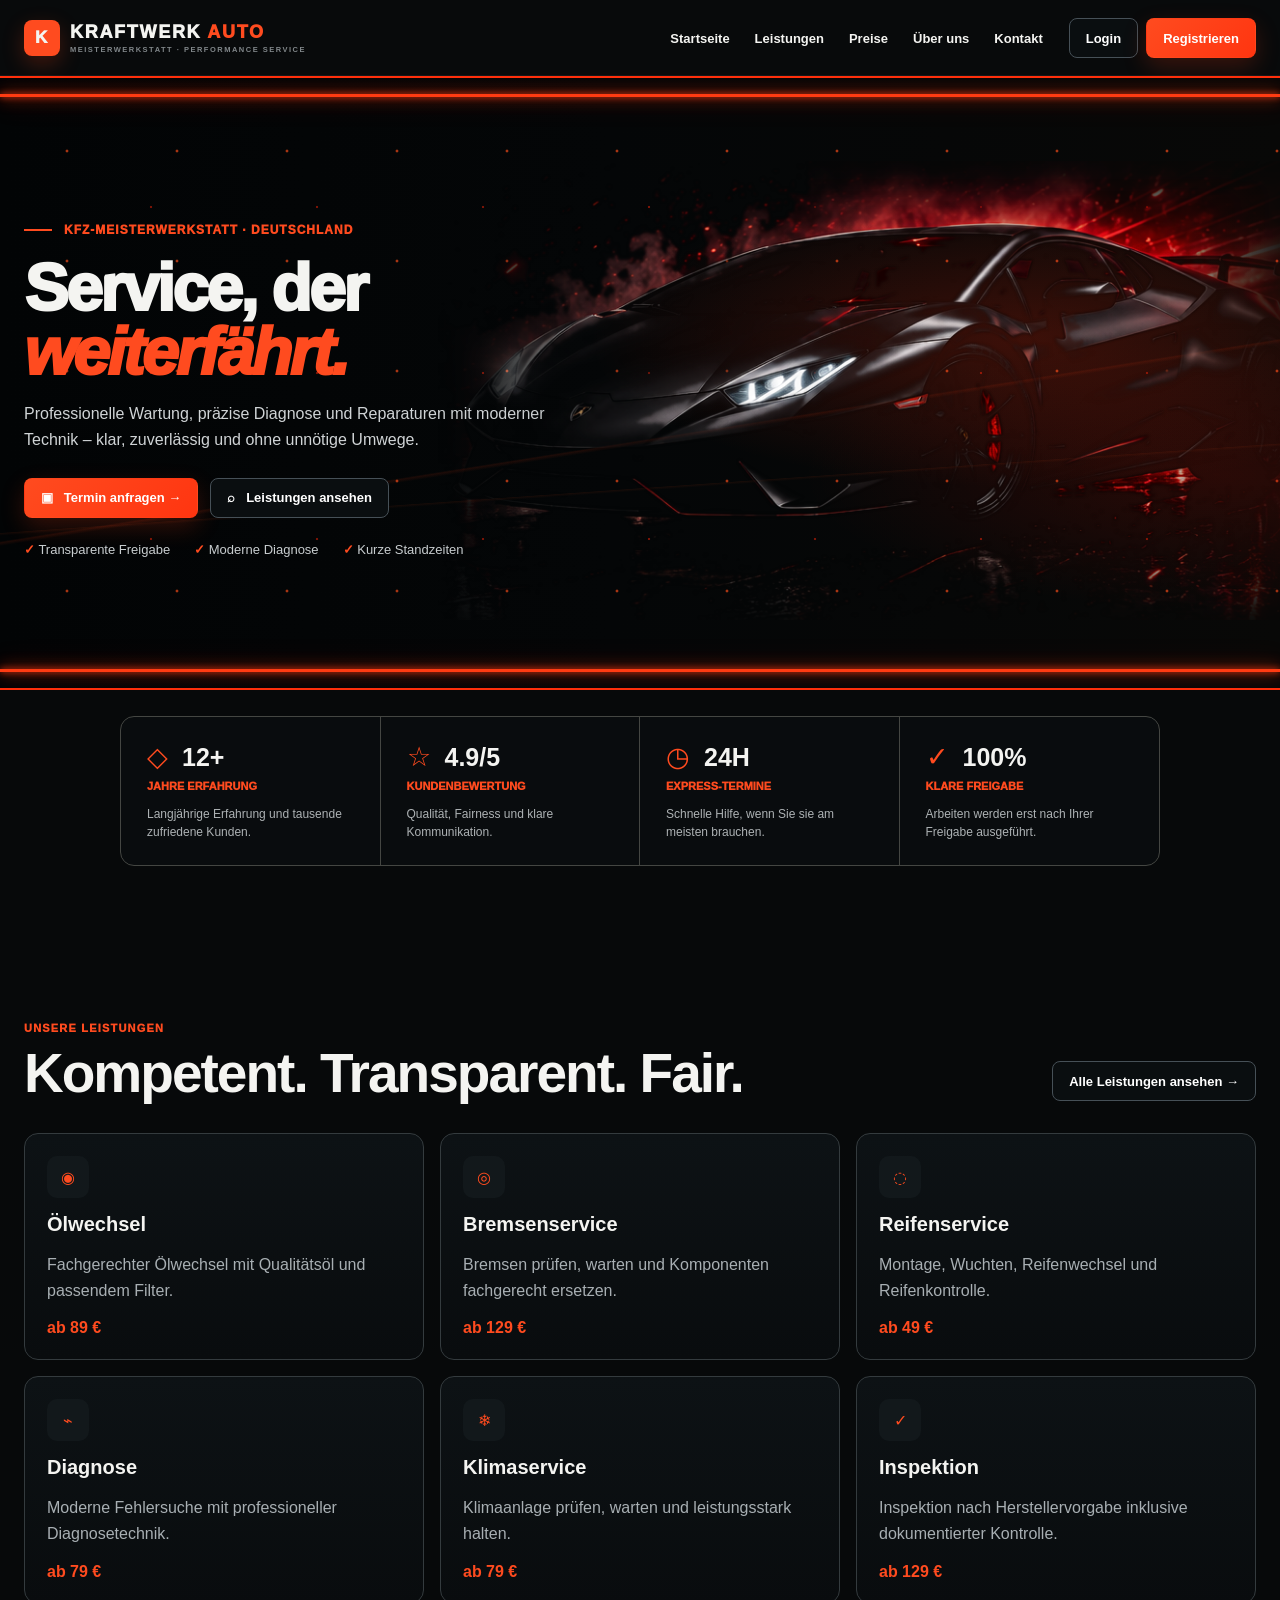
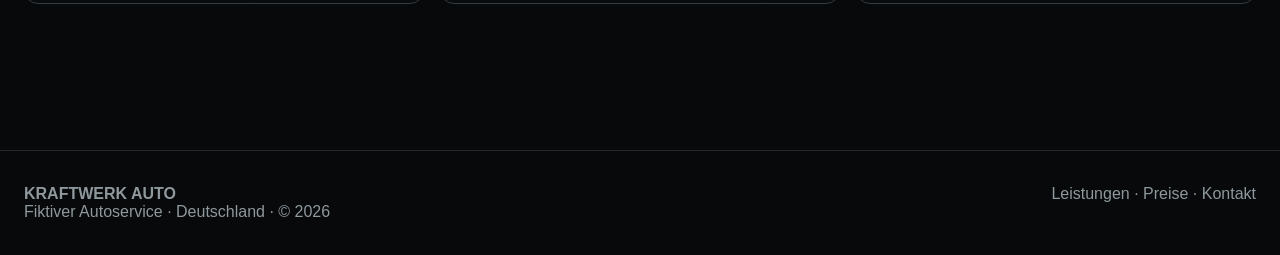
<file: index.html>
<!doctype html>
<html lang="de">
<head>
<meta charset="utf-8">
<meta name="viewport" content="width=device-width,initial-scale=1">
<title>Startseite | KRAFTWERK AUTO</title>
<link rel="preload" as="image" href="/assets/sports-car.png">
<link rel="stylesheet" href="/css/style.css">
  <meta name="build-version" content="v25.0">
</head>
<body>

<header>
  <div class="container nav">
    <a href="/" class="brand"><span class="brand-badge">K</span><span class="brand-copy"><span class="brand-main">KRAFTWERK <span class="auto">AUTO</span></span><small>MEISTERWERKSTATT · PERFORMANCE SERVICE</small></span></a>
    <nav class="menu">
      <a href="/">Startseite</a>
      <a href="/leistungen.html">Leistungen</a>
      <a href="/preise.html">Preise</a>
      <a href="/ueber-uns.html">Über uns</a>
      <a href="/kontakt.html">Kontakt</a>
    </nav>
    <div class="actions"><a class="btn" href="/login.html">Login</a><a class="btn primary" href="/register.html">Registrieren</a></div>
    <button class="btn mobile" type="button">☰</button>
  </div>
</header>

<main>
<section class="hero"><div class="hero-bg"></div><div class="hero-dots"></div><span class="glow-line-top"></span><span class="glow-line-bottom"></span><div class="container hero-grid">
  <div class="hero-copy-wrap">
    <div class="kicker">KFZ-MEISTERWERKSTATT · DEUTSCHLAND</div>
    <h1>Service, der <span>weiterfährt.</span></h1>
    <p class="hero-copy">Professionelle Wartung, präzise Diagnose und Reparaturen mit moderner Technik – klar, zuverlässig und ohne unnötige Umwege.</p>
    <div class="hero-buttons"><a class="btn primary" href="/termin.html">▣ &nbsp; Termin anfragen →</a><a class="btn" href="/leistungen.html">⌕ &nbsp; Leistungen ansehen</a></div>
    <div class="checks"><span><b>✓</b> Transparente Freigabe</span><span><b>✓</b> Moderne Diagnose</span><span><b>✓</b> Kurze Standzeiten</span></div>
  </div>
  <div class="hero-media"><img class="hero-car" src="/assets/sports-car.png" alt="Sportwagen"></div>
</div></section>

<div class="container"><div class="stats">
 <div class="stat"><div class="stat-top"><span class="stat-icon">◇</span><strong>12+</strong></div><label>JAHRE ERFAHRUNG</label><p>Langjährige Erfahrung und tausende zufriedene Kunden.</p></div>
 <div class="stat"><div class="stat-top"><span class="stat-icon">☆</span><strong>4.9/5</strong></div><label>KUNDENBEWERTUNG</label><p>Qualität, Fairness und klare Kommunikation.</p></div>
 <div class="stat"><div class="stat-top"><span class="stat-icon">◷</span><strong>24H</strong></div><label>EXPRESS-TERMINE</label><p>Schnelle Hilfe, wenn Sie sie am meisten brauchen.</p></div>
 <div class="stat"><div class="stat-top"><span class="stat-icon">✓</span><strong>100%</strong></div><label>KLARE FREIGABE</label><p>Arbeiten werden erst nach Ihrer Freigabe ausgeführt.</p></div>
</div></div>

<section class="section"><div class="container">
 <div class="section-head"><div><small>UNSERE LEISTUNGEN</small><h2>Kompetent. Transparent. Fair.</h2></div><a class="btn" href="/leistungen.html">Alle Leistungen ansehen →</a></div>
 <div class="cards">
  <div class="card"><div class="card-icon">◉</div><h3>Ölwechsel</h3><p>Fachgerechter Ölwechsel mit Qualitätsöl und passendem Filter.</p><div class="price">ab 89 €</div></div>
  <div class="card"><div class="card-icon">◎</div><h3>Bremsenservice</h3><p>Bremsen prüfen, warten und Komponenten fachgerecht ersetzen.</p><div class="price">ab 129 €</div></div>
  <div class="card"><div class="card-icon">◌</div><h3>Reifenservice</h3><p>Montage, Wuchten, Reifenwechsel und Reifenkontrolle.</p><div class="price">ab 49 €</div></div>
  <div class="card"><div class="card-icon">⌁</div><h3>Diagnose</h3><p>Moderne Fehlersuche mit professioneller Diagnosetechnik.</p><div class="price">ab 79 €</div></div>
  <div class="card"><div class="card-icon">❄</div><h3>Klimaservice</h3><p>Klimaanlage prüfen, warten und leistungsstark halten.</p><div class="price">ab 79 €</div></div>
  <div class="card"><div class="card-icon">✓</div><h3>Inspektion</h3><p>Inspektion nach Herstellervorgabe inklusive dokumentierter Kontrolle.</p><div class="price">ab 129 €</div></div>
 </div>
</div></section>
</main>


<footer><div class="container footer-inner">
  <div><strong>KRAFTWERK AUTO</strong><div>Fiktiver Autoservice · Deutschland · © 2026</div></div>
  <div><a href="/leistungen.html">Leistungen</a> · <a href="/preise.html">Preise</a> · <a href="/kontakt.html">Kontakt</a></div>
</div></footer>
<script src="/js/app.js" defer></script>
</body></html>
</file>
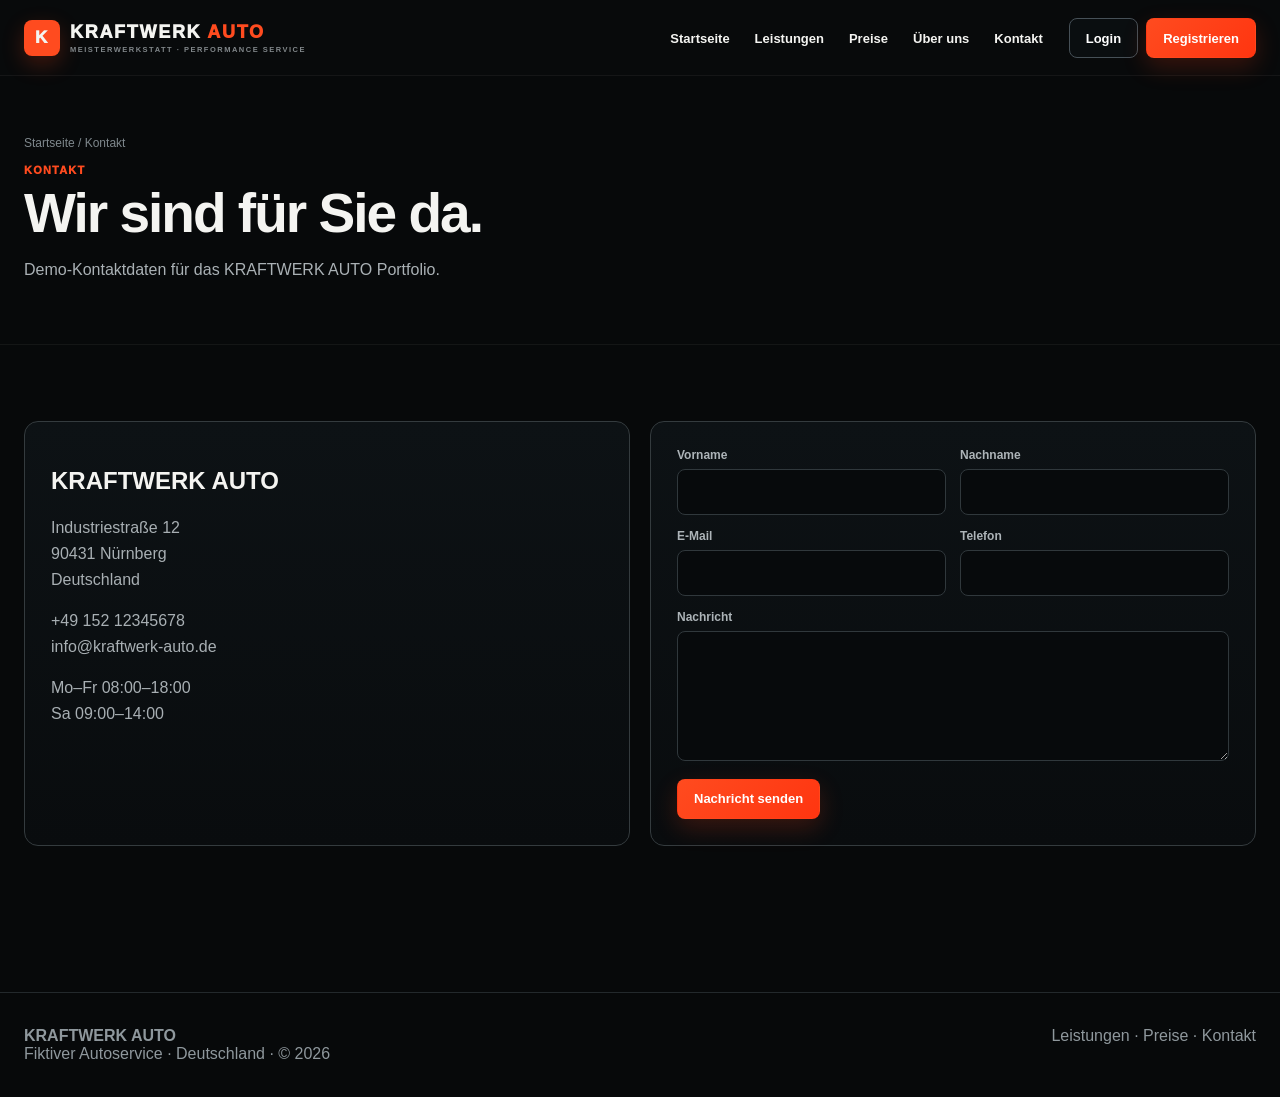
<file: kontakt.html>
<!doctype html>
<html lang="de">
<head>
<meta charset="utf-8">
<meta name="viewport" content="width=device-width,initial-scale=1">
<title>Kontakt | KRAFTWERK AUTO</title>
<link rel="preload" as="image" href="/assets/sports-car.png">
<link rel="stylesheet" href="/css/style.css">
  <meta name="build-version" content="v25.0">
</head>
<body>

<header>
  <div class="container nav">
    <a href="/" class="brand"><span class="brand-badge">K</span><span class="brand-copy"><span class="brand-main">KRAFTWERK <span class="auto">AUTO</span></span><small>MEISTERWERKSTATT · PERFORMANCE SERVICE</small></span></a>
    <nav class="menu">
      <a href="/">Startseite</a>
      <a href="/leistungen.html">Leistungen</a>
      <a href="/preise.html">Preise</a>
      <a href="/ueber-uns.html">Über uns</a>
      <a href="/kontakt.html">Kontakt</a>
    </nav>
    <div class="actions"><a class="btn" href="/login.html">Login</a><a class="btn primary" href="/register.html">Registrieren</a></div>
    <button class="btn mobile" type="button">☰</button>
  </div>
</header>

<main><section class="page-hero"><div class="container"><div class="breadcrumb">Startseite / Kontakt</div><div class="eyebrow">Kontakt</div><h1 class="page-title">Wir sind für Sie da.</h1><p>Demo-Kontaktdaten für das KRAFTWERK AUTO Portfolio.</p></div></section>
<section class="section"><div class="container contact-grid">
<div class="panel"><h2>KRAFTWERK AUTO</h2><p>Industriestraße 12<br>90431 Nürnberg<br>Deutschland</p><p>+49 152 12345678<br>info@kraftwerk-auto.de</p><p>Mo–Fr 08:00–18:00<br>Sa 09:00–14:00</p></div>
<form class="panel demo-form"><div class="form-grid">
<div class="field"><label>Vorname</label><input required></div><div class="field"><label>Nachname</label><input required></div>
<div class="field"><label>E-Mail</label><input type="email" required></div><div class="field"><label>Telefon</label><input></div>
<div class="field full"><label>Nachricht</label><textarea required></textarea></div>
<div class="field full"><button class="btn primary" type="submit">Nachricht senden</button><div class="notice"></div></div>
</div></form></div></section></main>

<footer><div class="container footer-inner">
  <div><strong>KRAFTWERK AUTO</strong><div>Fiktiver Autoservice · Deutschland · © 2026</div></div>
  <div><a href="/leistungen.html">Leistungen</a> · <a href="/preise.html">Preise</a> · <a href="/kontakt.html">Kontakt</a></div>
</div></footer>
<script src="/js/app.js" defer></script>
</body></html>
</file>
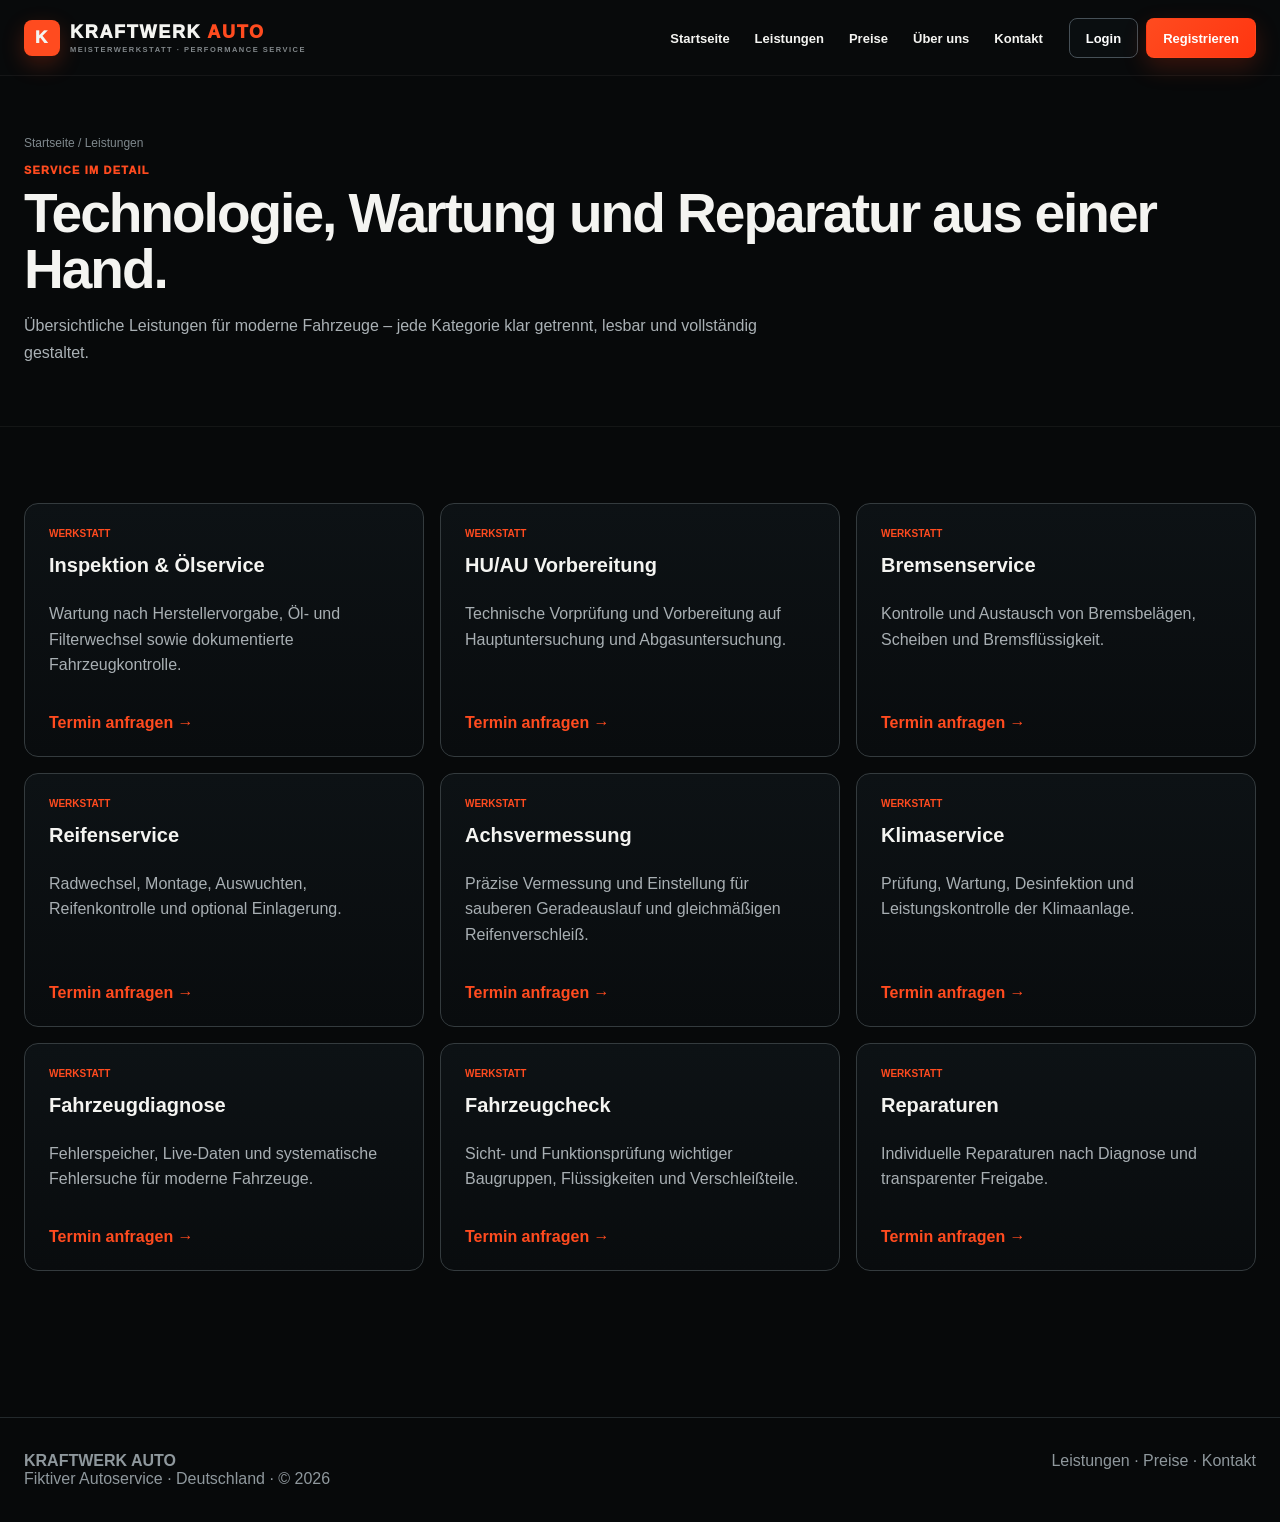
<file: leistungen.html>
<!doctype html>
<html lang="de">
<head>
<meta charset="utf-8">
<meta name="viewport" content="width=device-width,initial-scale=1">
<title>Leistungen | KRAFTWERK AUTO</title>
<link rel="preload" as="image" href="/assets/sports-car.png">
<link rel="stylesheet" href="/css/style.css">
  <meta name="build-version" content="v25.0">
</head>
<body>

<header>
  <div class="container nav">
    <a href="/" class="brand"><span class="brand-badge">K</span><span class="brand-copy"><span class="brand-main">KRAFTWERK <span class="auto">AUTO</span></span><small>MEISTERWERKSTATT · PERFORMANCE SERVICE</small></span></a>
    <nav class="menu">
      <a href="/">Startseite</a>
      <a href="/leistungen.html">Leistungen</a>
      <a href="/preise.html">Preise</a>
      <a href="/ueber-uns.html">Über uns</a>
      <a href="/kontakt.html">Kontakt</a>
    </nav>
    <div class="actions"><a class="btn" href="/login.html">Login</a><a class="btn primary" href="/register.html">Registrieren</a></div>
    <button class="btn mobile" type="button">☰</button>
  </div>
</header>

<main><section class="page-hero"><div class="container"><div class="breadcrumb">Startseite / Leistungen</div><div class="eyebrow">Service im Detail</div><h1 class="page-title">Technologie, Wartung und Reparatur aus einer Hand.</h1><p>Übersichtliche Leistungen für moderne Fahrzeuge – jede Kategorie klar getrennt, lesbar und vollständig gestaltet.</p></div></section>
<section class="section"><div class="container"><div class="service-grid"><article class="service-card"><div class="tag">Werkstatt</div><h3>Inspektion & Ölservice</h3><p>Wartung nach Herstellervorgabe, Öl- und Filterwechsel sowie dokumentierte Fahrzeugkontrolle.</p><a class="more" href="/termin.html">Termin anfragen →</a></article><article class="service-card"><div class="tag">Werkstatt</div><h3>HU/AU Vorbereitung</h3><p>Technische Vorprüfung und Vorbereitung auf Hauptuntersuchung und Abgasuntersuchung.</p><a class="more" href="/termin.html">Termin anfragen →</a></article><article class="service-card"><div class="tag">Werkstatt</div><h3>Bremsenservice</h3><p>Kontrolle und Austausch von Bremsbelägen, Scheiben und Bremsflüssigkeit.</p><a class="more" href="/termin.html">Termin anfragen →</a></article><article class="service-card"><div class="tag">Werkstatt</div><h3>Reifenservice</h3><p>Radwechsel, Montage, Auswuchten, Reifenkontrolle und optional Einlagerung.</p><a class="more" href="/termin.html">Termin anfragen →</a></article><article class="service-card"><div class="tag">Werkstatt</div><h3>Achsvermessung</h3><p>Präzise Vermessung und Einstellung für sauberen Geradeauslauf und gleichmäßigen Reifenverschleiß.</p><a class="more" href="/termin.html">Termin anfragen →</a></article><article class="service-card"><div class="tag">Werkstatt</div><h3>Klimaservice</h3><p>Prüfung, Wartung, Desinfektion und Leistungskontrolle der Klimaanlage.</p><a class="more" href="/termin.html">Termin anfragen →</a></article><article class="service-card"><div class="tag">Werkstatt</div><h3>Fahrzeugdiagnose</h3><p>Fehlerspeicher, Live-Daten und systematische Fehlersuche für moderne Fahrzeuge.</p><a class="more" href="/termin.html">Termin anfragen →</a></article><article class="service-card"><div class="tag">Werkstatt</div><h3>Fahrzeugcheck</h3><p>Sicht- und Funktionsprüfung wichtiger Baugruppen, Flüssigkeiten und Verschleißteile.</p><a class="more" href="/termin.html">Termin anfragen →</a></article><article class="service-card"><div class="tag">Werkstatt</div><h3>Reparaturen</h3><p>Individuelle Reparaturen nach Diagnose und transparenter Freigabe.</p><a class="more" href="/termin.html">Termin anfragen →</a></article></div></div></section></main>

<footer><div class="container footer-inner">
  <div><strong>KRAFTWERK AUTO</strong><div>Fiktiver Autoservice · Deutschland · © 2026</div></div>
  <div><a href="/leistungen.html">Leistungen</a> · <a href="/preise.html">Preise</a> · <a href="/kontakt.html">Kontakt</a></div>
</div></footer>
<script src="/js/app.js" defer></script>
</body></html>
</file>
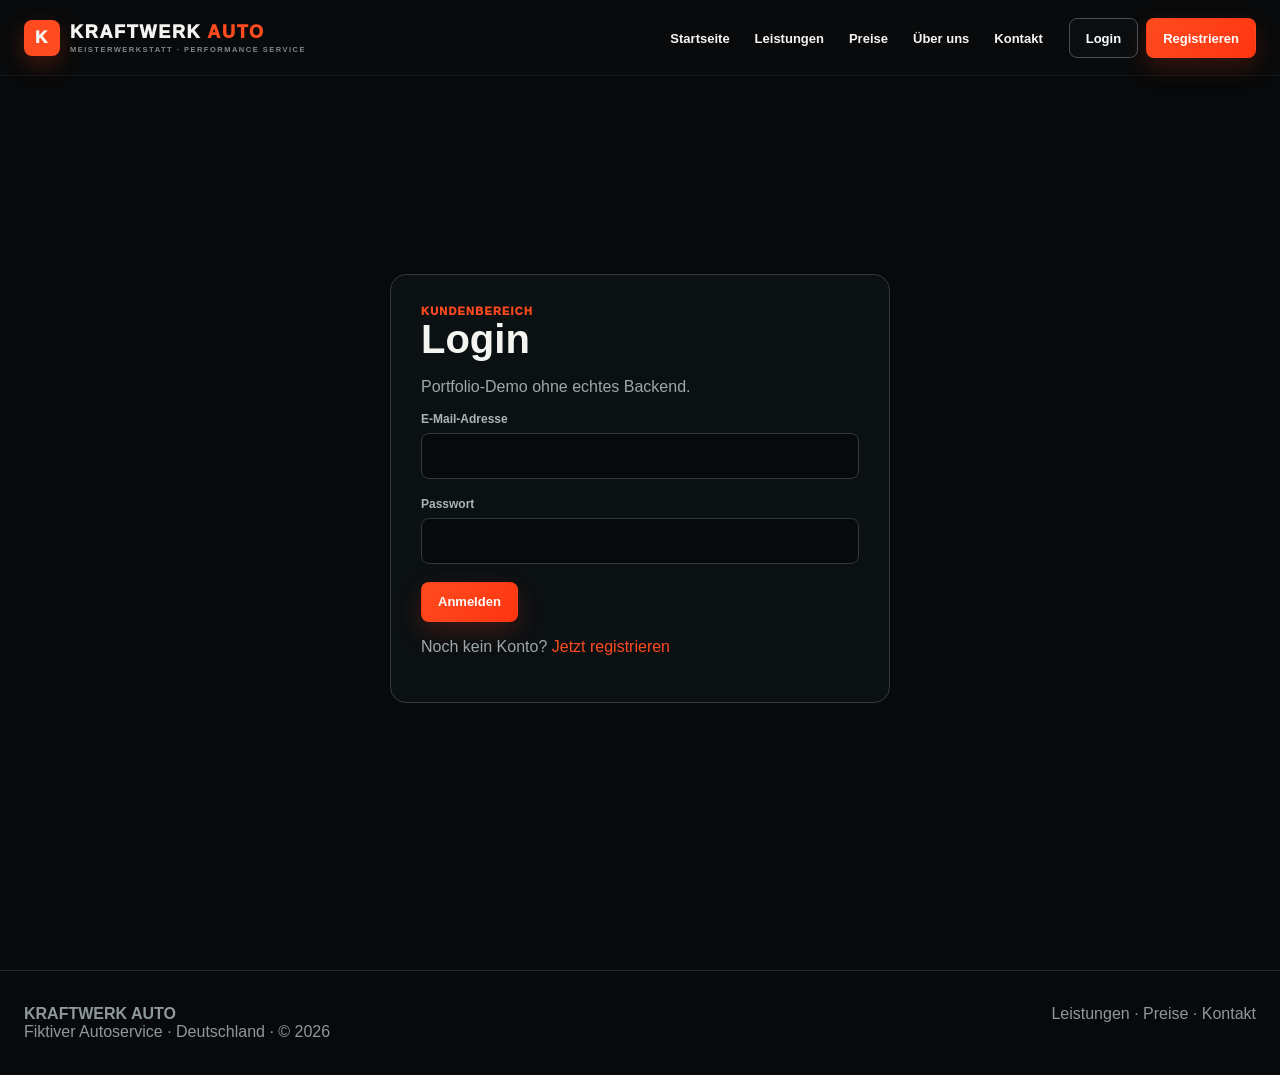
<file: login.html>
<!doctype html>
<html lang="de">
<head>
<meta charset="utf-8">
<meta name="viewport" content="width=device-width,initial-scale=1">
<title>Login | KRAFTWERK AUTO</title>
<link rel="preload" as="image" href="/assets/sports-car.png">
<link rel="stylesheet" href="/css/style.css">
  <meta name="build-version" content="v25.0">
</head>
<body>

<header>
  <div class="container nav">
    <a href="/" class="brand"><span class="brand-badge">K</span><span class="brand-copy"><span class="brand-main">KRAFTWERK <span class="auto">AUTO</span></span><small>MEISTERWERKSTATT · PERFORMANCE SERVICE</small></span></a>
    <nav class="menu">
      <a href="/">Startseite</a>
      <a href="/leistungen.html">Leistungen</a>
      <a href="/preise.html">Preise</a>
      <a href="/ueber-uns.html">Über uns</a>
      <a href="/kontakt.html">Kontakt</a>
    </nav>
    <div class="actions"><a class="btn" href="/login.html">Login</a><a class="btn primary" href="/register.html">Registrieren</a></div>
    <button class="btn mobile" type="button">☰</button>
  </div>
</header>

<main class="auth"><form class="auth-box demo-form"><div class="eyebrow">Kundenbereich</div><h1>Login</h1><p>Portfolio-Demo ohne echtes Backend.</p><label>E-Mail-Adresse</label><input type="email" required><br><br><label>Passwort</label><input type="password" required><br><br><button class="btn primary" type="submit">Anmelden</button><div class="notice"></div><p>Noch kein Konto? <a style="color:var(--accent)" href="/register.html">Jetzt registrieren</a></p></form></main>

<footer><div class="container footer-inner">
  <div><strong>KRAFTWERK AUTO</strong><div>Fiktiver Autoservice · Deutschland · © 2026</div></div>
  <div><a href="/leistungen.html">Leistungen</a> · <a href="/preise.html">Preise</a> · <a href="/kontakt.html">Kontakt</a></div>
</div></footer>
<script src="/js/app.js" defer></script>
</body></html>
</file>
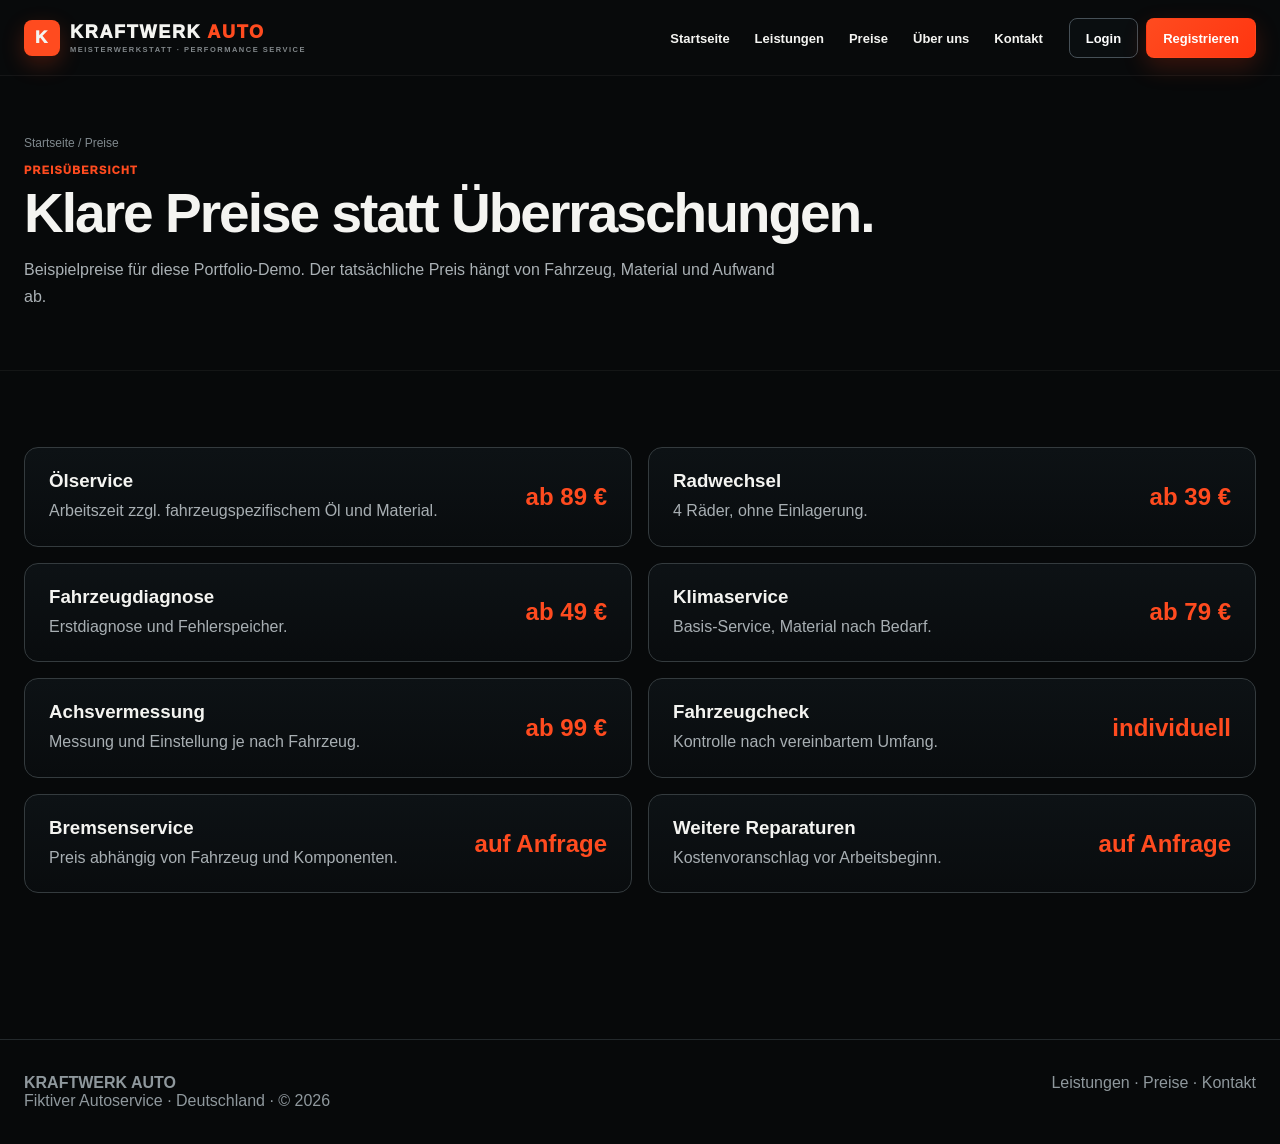
<file: preise.html>
<!doctype html>
<html lang="de">
<head>
<meta charset="utf-8">
<meta name="viewport" content="width=device-width,initial-scale=1">
<title>Preise | KRAFTWERK AUTO</title>
<link rel="preload" as="image" href="/assets/sports-car.png">
<link rel="stylesheet" href="/css/style.css">
  <meta name="build-version" content="v25.0">
</head>
<body>

<header>
  <div class="container nav">
    <a href="/" class="brand"><span class="brand-badge">K</span><span class="brand-copy"><span class="brand-main">KRAFTWERK <span class="auto">AUTO</span></span><small>MEISTERWERKSTATT · PERFORMANCE SERVICE</small></span></a>
    <nav class="menu">
      <a href="/">Startseite</a>
      <a href="/leistungen.html">Leistungen</a>
      <a href="/preise.html">Preise</a>
      <a href="/ueber-uns.html">Über uns</a>
      <a href="/kontakt.html">Kontakt</a>
    </nav>
    <div class="actions"><a class="btn" href="/login.html">Login</a><a class="btn primary" href="/register.html">Registrieren</a></div>
    <button class="btn mobile" type="button">☰</button>
  </div>
</header>

<main><section class="page-hero"><div class="container"><div class="breadcrumb">Startseite / Preise</div><div class="eyebrow">Preisübersicht</div><h1 class="page-title">Klare Preise statt Überraschungen.</h1><p>Beispielpreise für diese Portfolio-Demo. Der tatsächliche Preis hängt von Fahrzeug, Material und Aufwand ab.</p></div></section>
<section class="section"><div class="container"><div class="price-grid"><div class="price-row"><div><h3>Ölservice</h3><p>Arbeitszeit zzgl. fahrzeugspezifischem Öl und Material.</p></div><strong>ab 89 €</strong></div><div class="price-row"><div><h3>Radwechsel</h3><p>4 Räder, ohne Einlagerung.</p></div><strong>ab 39 €</strong></div><div class="price-row"><div><h3>Fahrzeugdiagnose</h3><p>Erstdiagnose und Fehlerspeicher.</p></div><strong>ab 49 €</strong></div><div class="price-row"><div><h3>Klimaservice</h3><p>Basis-Service, Material nach Bedarf.</p></div><strong>ab 79 €</strong></div><div class="price-row"><div><h3>Achsvermessung</h3><p>Messung und Einstellung je nach Fahrzeug.</p></div><strong>ab 99 €</strong></div><div class="price-row"><div><h3>Fahrzeugcheck</h3><p>Kontrolle nach vereinbartem Umfang.</p></div><strong>individuell</strong></div><div class="price-row"><div><h3>Bremsenservice</h3><p>Preis abhängig von Fahrzeug und Komponenten.</p></div><strong>auf Anfrage</strong></div><div class="price-row"><div><h3>Weitere Reparaturen</h3><p>Kostenvoranschlag vor Arbeitsbeginn.</p></div><strong>auf Anfrage</strong></div></div></div></section></main>

<footer><div class="container footer-inner">
  <div><strong>KRAFTWERK AUTO</strong><div>Fiktiver Autoservice · Deutschland · © 2026</div></div>
  <div><a href="/leistungen.html">Leistungen</a> · <a href="/preise.html">Preise</a> · <a href="/kontakt.html">Kontakt</a></div>
</div></footer>
<script src="/js/app.js" defer></script>
</body></html>
</file>
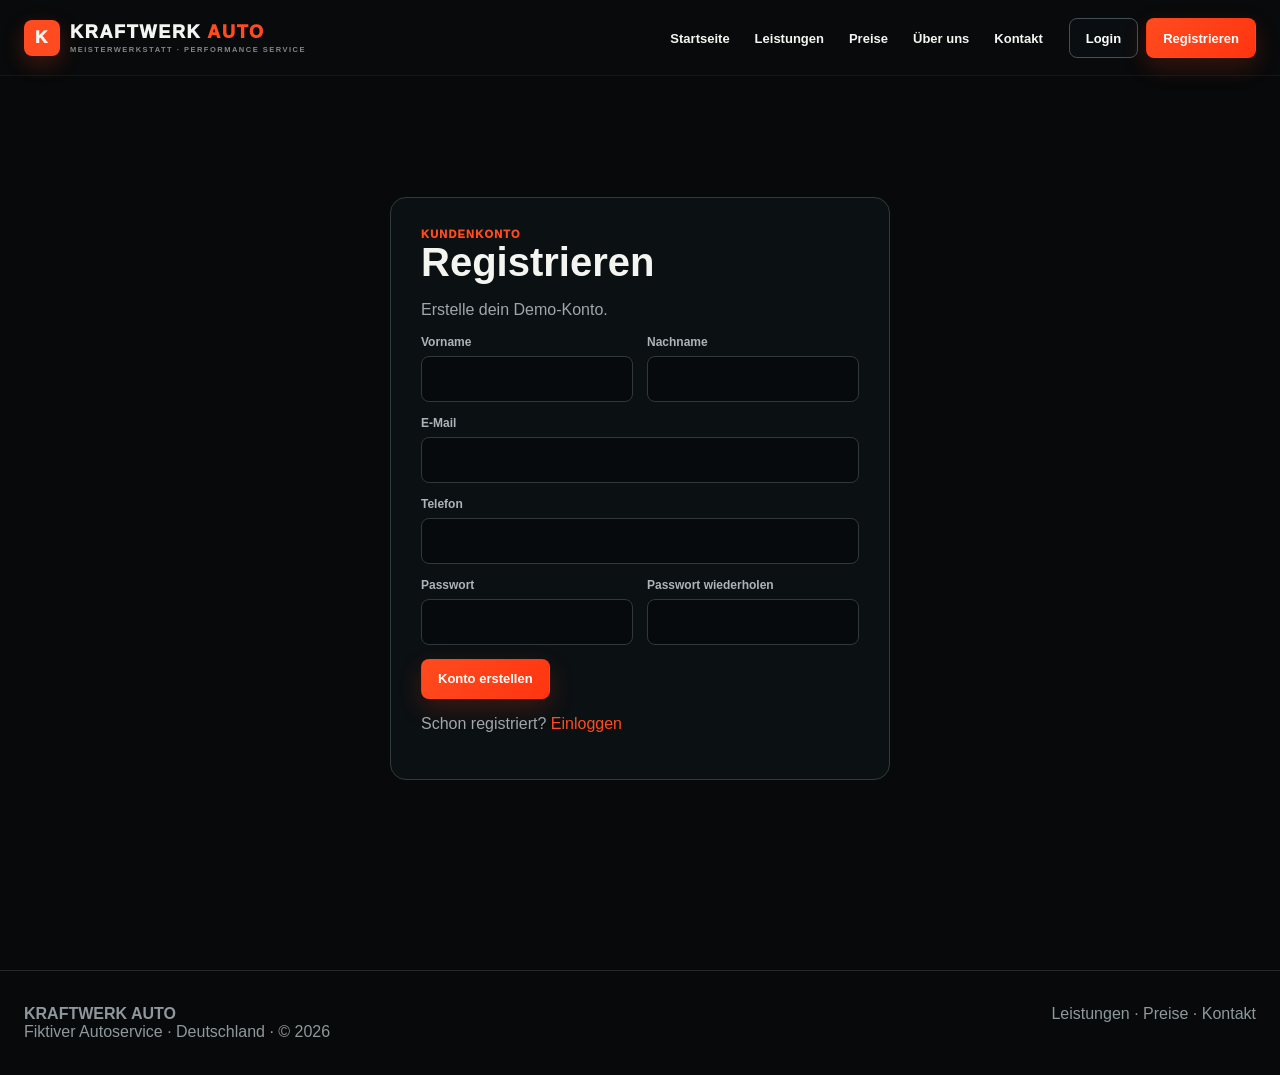
<file: register.html>
<!doctype html>
<html lang="de">
<head>
<meta charset="utf-8">
<meta name="viewport" content="width=device-width,initial-scale=1">
<title>Registrieren | KRAFTWERK AUTO</title>
<link rel="preload" as="image" href="/assets/sports-car.png">
<link rel="stylesheet" href="/css/style.css">
  <meta name="build-version" content="v25.0">
</head>
<body>

<header>
  <div class="container nav">
    <a href="/" class="brand"><span class="brand-badge">K</span><span class="brand-copy"><span class="brand-main">KRAFTWERK <span class="auto">AUTO</span></span><small>MEISTERWERKSTATT · PERFORMANCE SERVICE</small></span></a>
    <nav class="menu">
      <a href="/">Startseite</a>
      <a href="/leistungen.html">Leistungen</a>
      <a href="/preise.html">Preise</a>
      <a href="/ueber-uns.html">Über uns</a>
      <a href="/kontakt.html">Kontakt</a>
    </nav>
    <div class="actions"><a class="btn" href="/login.html">Login</a><a class="btn primary" href="/register.html">Registrieren</a></div>
    <button class="btn mobile" type="button">☰</button>
  </div>
</header>

<main class="auth"><form class="auth-box demo-form"><div class="eyebrow">Kundenkonto</div><h1>Registrieren</h1><p>Erstelle dein Demo-Konto.</p><div class="form-grid">
<div class="field"><label>Vorname</label><input required></div><div class="field"><label>Nachname</label><input required></div>
<div class="field full"><label>E-Mail</label><input type="email" required></div><div class="field full"><label>Telefon</label><input></div>
<div class="field"><label>Passwort</label><input type="password" required></div><div class="field"><label>Passwort wiederholen</label><input type="password" required></div>
<div class="field full"><button class="btn primary" type="submit">Konto erstellen</button><div class="notice"></div></div></div><p>Schon registriert? <a style="color:var(--accent)" href="/login.html">Einloggen</a></p></form></main>

<footer><div class="container footer-inner">
  <div><strong>KRAFTWERK AUTO</strong><div>Fiktiver Autoservice · Deutschland · © 2026</div></div>
  <div><a href="/leistungen.html">Leistungen</a> · <a href="/preise.html">Preise</a> · <a href="/kontakt.html">Kontakt</a></div>
</div></footer>
<script src="/js/app.js" defer></script>
</body></html>
</file>
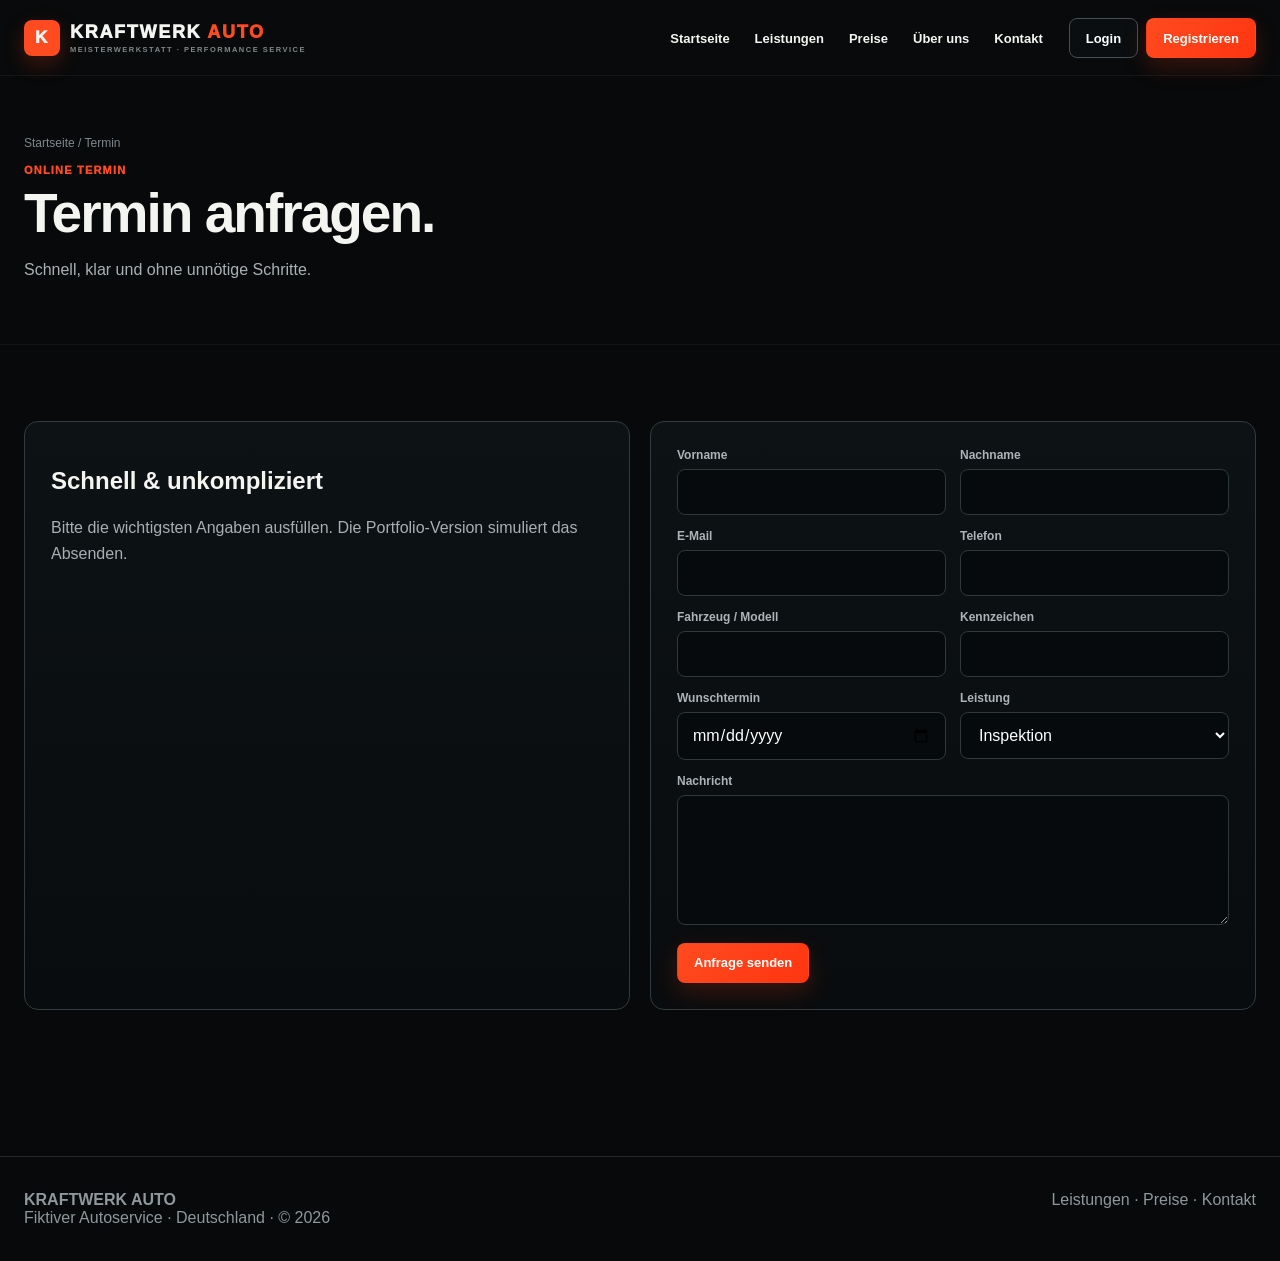
<file: termin.html>
<!doctype html>
<html lang="de">
<head>
<meta charset="utf-8">
<meta name="viewport" content="width=device-width,initial-scale=1">
<title>Termin | KRAFTWERK AUTO</title>
<link rel="preload" as="image" href="/assets/sports-car.png">
<link rel="stylesheet" href="/css/style.css">
  <meta name="build-version" content="v25.0">
</head>
<body>

<header>
  <div class="container nav">
    <a href="/" class="brand"><span class="brand-badge">K</span><span class="brand-copy"><span class="brand-main">KRAFTWERK <span class="auto">AUTO</span></span><small>MEISTERWERKSTATT · PERFORMANCE SERVICE</small></span></a>
    <nav class="menu">
      <a href="/">Startseite</a>
      <a href="/leistungen.html">Leistungen</a>
      <a href="/preise.html">Preise</a>
      <a href="/ueber-uns.html">Über uns</a>
      <a href="/kontakt.html">Kontakt</a>
    </nav>
    <div class="actions"><a class="btn" href="/login.html">Login</a><a class="btn primary" href="/register.html">Registrieren</a></div>
    <button class="btn mobile" type="button">☰</button>
  </div>
</header>

<main><section class="page-hero"><div class="container"><div class="breadcrumb">Startseite / Termin</div><div class="eyebrow">Online Termin</div><h1 class="page-title">Termin anfragen.</h1><p>Schnell, klar und ohne unnötige Schritte.</p></div></section>
<section class="section"><div class="container contact-grid">
<div class="panel"><h2>Schnell & unkompliziert</h2><p>Bitte die wichtigsten Angaben ausfüllen. Die Portfolio-Version simuliert das Absenden.</p></div>
<form class="panel demo-form"><div class="form-grid">
<div class="field"><label>Vorname</label><input required></div><div class="field"><label>Nachname</label><input required></div>
<div class="field"><label>E-Mail</label><input type="email" required></div><div class="field"><label>Telefon</label><input></div>
<div class="field"><label>Fahrzeug / Modell</label><input></div><div class="field"><label>Kennzeichen</label><input></div>
<div class="field"><label>Wunschtermin</label><input type="date"></div><div class="field"><label>Leistung</label><select><option>Inspektion</option><option>Diagnose</option><option>Bremsen</option><option>Reifen</option><option>Klima</option></select></div>
<div class="field full"><label>Nachricht</label><textarea></textarea></div>
<div class="field full"><button class="btn primary" type="submit">Anfrage senden</button><div class="notice"></div></div>
</div></form></div></section></main>

<footer><div class="container footer-inner">
  <div><strong>KRAFTWERK AUTO</strong><div>Fiktiver Autoservice · Deutschland · © 2026</div></div>
  <div><a href="/leistungen.html">Leistungen</a> · <a href="/preise.html">Preise</a> · <a href="/kontakt.html">Kontakt</a></div>
</div></footer>
<script src="/js/app.js" defer></script>
</body></html>
</file>
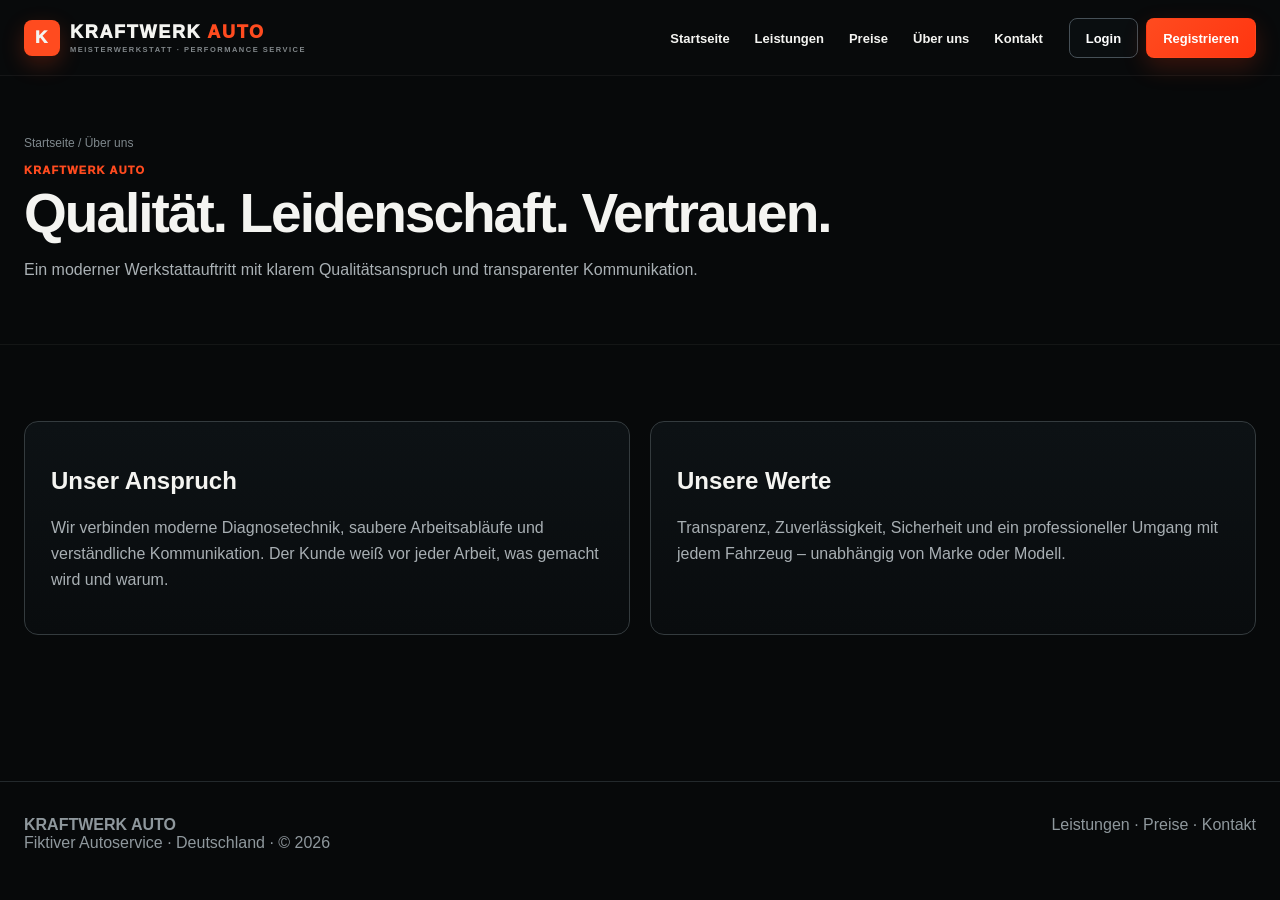
<file: ueber-uns.html>
<!doctype html>
<html lang="de">
<head>
<meta charset="utf-8">
<meta name="viewport" content="width=device-width,initial-scale=1">
<title>Über uns | KRAFTWERK AUTO</title>
<link rel="preload" as="image" href="/assets/sports-car.png">
<link rel="stylesheet" href="/css/style.css">
  <meta name="build-version" content="v25.0">
</head>
<body>

<header>
  <div class="container nav">
    <a href="/" class="brand"><span class="brand-badge">K</span><span class="brand-copy"><span class="brand-main">KRAFTWERK <span class="auto">AUTO</span></span><small>MEISTERWERKSTATT · PERFORMANCE SERVICE</small></span></a>
    <nav class="menu">
      <a href="/">Startseite</a>
      <a href="/leistungen.html">Leistungen</a>
      <a href="/preise.html">Preise</a>
      <a href="/ueber-uns.html">Über uns</a>
      <a href="/kontakt.html">Kontakt</a>
    </nav>
    <div class="actions"><a class="btn" href="/login.html">Login</a><a class="btn primary" href="/register.html">Registrieren</a></div>
    <button class="btn mobile" type="button">☰</button>
  </div>
</header>

<main><section class="page-hero"><div class="container"><div class="breadcrumb">Startseite / Über uns</div><div class="eyebrow">KRAFTWERK AUTO</div><h1 class="page-title">Qualität. Leidenschaft. Vertrauen.</h1><p>Ein moderner Werkstattauftritt mit klarem Qualitätsanspruch und transparenter Kommunikation.</p></div></section>
<section class="section"><div class="container about-grid">
<div class="panel"><h2>Unser Anspruch</h2><p>Wir verbinden moderne Diagnosetechnik, saubere Arbeitsabläufe und verständliche Kommunikation. Der Kunde weiß vor jeder Arbeit, was gemacht wird und warum.</p></div>
<div class="panel"><h2>Unsere Werte</h2><p>Transparenz, Zuverlässigkeit, Sicherheit und ein professioneller Umgang mit jedem Fahrzeug – unabhängig von Marke oder Modell.</p></div>
</div></section></main>

<footer><div class="container footer-inner">
  <div><strong>KRAFTWERK AUTO</strong><div>Fiktiver Autoservice · Deutschland · © 2026</div></div>
  <div><a href="/leistungen.html">Leistungen</a> · <a href="/preise.html">Preise</a> · <a href="/kontakt.html">Kontakt</a></div>
</div></footer>
<script src="/js/app.js" defer></script>
</body></html>
</file>
<file: css/style.css>
:root{
  --bg:#050708;
  --bg2:#080b0d;
  --panel:#0b0f11;
  --text:#f4f4f1;
  --muted:#a6adb1;
  --line:#343a3d;
  --accent:#ff4b1f;
  --accent2:#ff2f0b;
}
*{box-sizing:border-box}
html{scroll-behavior:smooth}
body{
  margin:0;
  min-height:100vh;
  background:#07090a;
  color:var(--text);
  font-family:Inter,Arial,Helvetica,sans-serif;
}
a{color:inherit;text-decoration:none}
img{display:block}
.container{width:min(1280px,calc(100% - 48px));margin:auto}

/* HEADER */
header{
  height:76px;
  background:#080a0b;
  border-bottom:1px solid rgba(255,255,255,.05);
}
.nav{
  height:76px;
  display:flex;
  align-items:center;
  gap:18px;
}
.brand{
  display:flex;
  align-items:center;
  gap:10px;
  margin-right:auto;
  font-size:18px;
  font-weight:950;
  letter-spacing:1.7px;
  white-space:nowrap;
}
.brand-badge{
  width:36px;height:36px;
  display:grid;place-items:center;
  border-radius:8px;
  background:var(--accent);
  font-size:17px;
  box-shadow:0 8px 22px rgba(255,70,24,.24);
}
.brand-copy{display:flex;flex-direction:column;line-height:1}
.brand-main{display:block}
.brand .auto{color:var(--accent)}
.brand-copy small{
  margin-top:5px;
  color:#81878a;
  font-size:7.5px;
  font-weight:850;
  letter-spacing:1.5px;
}
.menu{display:flex;align-items:center;gap:25px}
.menu a{
  position:relative;
  padding:28px 0;
  font-size:13px;
  font-weight:850;
}
.menu a.active:after{
  content:"";
  position:absolute;
  left:0;right:0;bottom:13px;
  height:2px;
  background:var(--accent);
}
.actions{display:flex;gap:8px;margin-left:8px}
.btn{
  display:inline-flex;
  align-items:center;
  justify-content:center;
  min-height:40px;
  padding:10px 16px;
  border:1px solid #465057;
  border-radius:8px;
  background:#0a0e10;
  color:#fff;
  font-size:13px;
  font-weight:850;
}
.btn.primary{
  border-color:transparent;
  background:linear-gradient(135deg,var(--accent),#ff3510);
  box-shadow:0 9px 25px rgba(255,65,20,.20);
}
.mobile{display:none}

/* HERO - intentionally simple and deterministic */
.hero{
  position:relative;
  min-height:600px;
  padding:62px 0 48px;
  overflow:hidden;
  background:
    radial-gradient(ellipse at 80% 43%,rgba(255,47,14,.22),transparent 30%),
    radial-gradient(ellipse at 95% 65%,rgba(255,24,4,.14),transparent 24%),
    linear-gradient(90deg,#020405 0%,#040607 48%,#080807 100%);
  border-top:2px solid var(--accent2);
  border-bottom:2px solid var(--accent2);
}
.hero-bg{
  position:absolute;
  inset:0;
  pointer-events:none;
  background:
    linear-gradient(171deg,transparent 0 57%,rgba(255,60,15,.10) 57.2%,transparent 57.6%),
    linear-gradient(176deg,transparent 0 65%,rgba(255,80,22,.07) 65.1%,transparent 65.45%);
}
.hero-dots{
  position:absolute;
  inset:0;
  pointer-events:none;
  opacity:.76;
  background-image:
    radial-gradient(circle,rgba(255,79,25,.86) 0 1px,transparent 1.8px),
    radial-gradient(circle,rgba(255,38,8,.62) 0 .8px,transparent 1.6px);
  background-size:110px 110px,166px 166px;
  background-position:12px 18px,68px 46px;
}
.glow-line-top,.glow-line-bottom{
  position:absolute;
  left:0;
  width:100%;
  height:3px;
  pointer-events:none;
  background:#ff3b12;
  box-shadow:0 0 6px #ff3b12,0 0 15px rgba(255,55,12,.85),0 0 28px rgba(255,45,8,.42);
}
.glow-line-top{top:16px}
.glow-line-bottom{bottom:16px}

.hero-grid{
  position:relative;
  z-index:2;
  display:grid;
  grid-template-columns:minmax(470px,.9fr) minmax(620px,1.1fr);
  align-items:center;
  gap:12px;
  min-height:485px;
}
.hero-copy-wrap{position:relative;z-index:2}
.kicker{
  display:flex;
  align-items:center;
  gap:12px;
  color:var(--accent);
  font-size:12px;
  font-weight:950;
  letter-spacing:1px;
  text-transform:uppercase;
}
.kicker:before{content:"";width:28px;height:2px;background:var(--accent)}
.hero h1{
  margin:20px 0 16px;
  font-size:clamp(54px,5.2vw,76px);
  line-height:.96;
  letter-spacing:-3px;
  font-weight:1000;
}
.hero h1 span{
  display:block;
  color:var(--accent);
  font-style:italic;
}
.hero-copy{
  max-width:600px;
  margin:0;
  color:#d0d4d6;
  font-size:16px;
  line-height:1.65;
}
.hero-buttons{display:flex;gap:12px;flex-wrap:wrap;margin:24px 0}
.checks{display:flex;gap:24px;flex-wrap:wrap;color:#c8cdcf;font-size:13px}
.checks b{color:var(--accent)}

.hero-media{
  position:relative;
  z-index:2;
  height:500px;
  display:flex;
  align-items:center;
  justify-content:center;
}
.hero-car{
  width:128%;
  max-width:none;
  height:auto;
  transform:translateX(-5%) scale(1.04);
  object-fit:contain;
}

/* STATS */
.stats{
  width:min(1040px,calc(100% - 56px));
  margin:26px auto 76px;
  display:grid;
  grid-template-columns:repeat(4,1fr);
  border:1px solid #444642;
  border-radius:14px;
  overflow:hidden;
  background:#090c0e;
}
.stat{
  min-height:138px;
  padding:24px 26px;
  border-right:1px solid #444642;
}
.stat:last-child{border-right:0}
.stat-top{display:flex;gap:14px;align-items:center}
.stat-icon{font-size:27px;color:var(--accent)}
.stat strong{font-size:25px}
.stat label{
  display:block;
  margin:7px 0 13px;
  color:var(--accent);
  font-size:11px;
  font-weight:950;
}
.stat p{margin:0;color:#adb2b4;font-size:12px;line-height:1.5}

/* REST OF SITE */
.section{padding:76px 0}
.section-head{
  display:flex;
  justify-content:space-between;
  align-items:end;
  gap:24px;
  margin-bottom:32px;
}
.section-head small,.eyebrow{
  color:var(--accent);
  font-weight:950;
  font-size:11px;
  letter-spacing:1.2px;
  text-transform:uppercase;
}
.section-head h2,.page-title{
  margin:9px 0 0;
  font-size:clamp(38px,4.3vw,58px);
  line-height:1.02;
  letter-spacing:-2px;
}
.cards,.service-grid{display:grid;grid-template-columns:repeat(3,1fr);gap:16px}
.card,.service-card,.panel,.price-row{
  background:linear-gradient(180deg,#0d1215,#090c0e);
  border:1px solid #343b3e;
  border-radius:14px;
}
.card{padding:22px;min-height:185px}
.card-icon{
  width:42px;height:42px;
  display:grid;place-items:center;
  border-radius:10px;
  background:#12181b;
  color:var(--accent);
}
.card h3,.service-card h3{margin:15px 0 8px;font-size:20px}
.card p,.service-card p,.panel p,.price-row p{color:#a8afb3;line-height:1.6}
.card .price{margin-top:16px;color:var(--accent);font-weight:900}
.page-hero{padding:60px 0 44px;border-bottom:1px solid rgba(255,255,255,.05)}
.breadcrumb{font-size:12px;color:#7f888d;margin-bottom:14px}
.page-hero p{max-width:760px;color:#aab1b5;line-height:1.65}
.service-card{padding:24px;min-height:210px;display:flex;flex-direction:column}
.service-card .tag{font-size:10px;color:var(--accent);font-weight:900;text-transform:uppercase}
.service-card .more{margin-top:auto;padding-top:20px;color:var(--accent);font-weight:850}
.price-grid{display:grid;grid-template-columns:repeat(2,1fr);gap:16px}
.price-row{padding:22px 24px;display:grid;grid-template-columns:1fr auto;gap:20px;align-items:center}
.price-row h3{margin:0 0 6px}
.price-row p{margin:0}
.price-row strong{color:var(--accent);font-size:24px}
.about-grid,.contact-grid{display:grid;grid-template-columns:1fr 1fr;gap:20px}
.panel{padding:26px}
.form-grid{display:grid;grid-template-columns:1fr 1fr;gap:14px}
.field.full{grid-column:1/-1}
label{display:block;margin-bottom:7px;font-size:12px;font-weight:800;color:#adb4b8}
input,textarea,select{
  width:100%;
  padding:13px 14px;
  color:#fff;
  background:#070a0c;
  border:1px solid #30383c;
  border-radius:8px;
  font:inherit;
}
textarea{min-height:130px;resize:vertical}
.auth{min-height:calc(100vh - 76px);display:grid;place-items:center;padding:56px 20px}
.auth-box{width:min(500px,100%);padding:30px;background:#0b1013;border:1px solid #32393d;border-radius:16px}
.auth-box h1{font-size:40px;margin:0 0 10px}
.auth-box p{color:#9fa7ab}
.notice{display:none;margin-top:12px;padding:11px;border:1px solid rgba(255,65,20,.35);border-radius:8px;color:#ff9c7e}
footer{margin-top:70px;padding:34px 0;border-top:1px solid #23292c;color:#8f989d}
.footer-inner{display:flex;justify-content:space-between;gap:22px;flex-wrap:wrap}

@media(max-width:1000px){
  header{height:70px}.nav{height:70px}
  .menu,.actions{display:none}.mobile{display:inline-flex;margin-left:auto}
  .hero-grid{grid-template-columns:1fr;min-height:auto}
  .hero-media{height:330px}
  .hero-car{width:min(850px,118%);transform:none}
  .stats{grid-template-columns:1fr 1fr}
  .stat:nth-child(2){border-right:0}
  .stat:nth-child(-n+2){border-bottom:1px solid #444642}
  .cards,.service-grid{grid-template-columns:1fr 1fr}
}
@media(max-width:650px){
  .container{width:min(100% - 24px,1280px)}
  .brand{font-size:16px}.brand-copy small{display:none}
  .hero{padding-top:46px;min-height:auto}
  .hero h1{font-size:48px;letter-spacing:-2px}
  .hero-media{height:250px}
  .hero-car{width:125%}
  .stats,.cards,.service-grid,.price-grid,.about-grid,.contact-grid,.form-grid{grid-template-columns:1fr}
  .stat{border-right:0;border-bottom:1px solid #444642}.stat:last-child{border-bottom:0}
  .section-head{display:block}
  .field.full{grid-column:auto}
}
</file>
